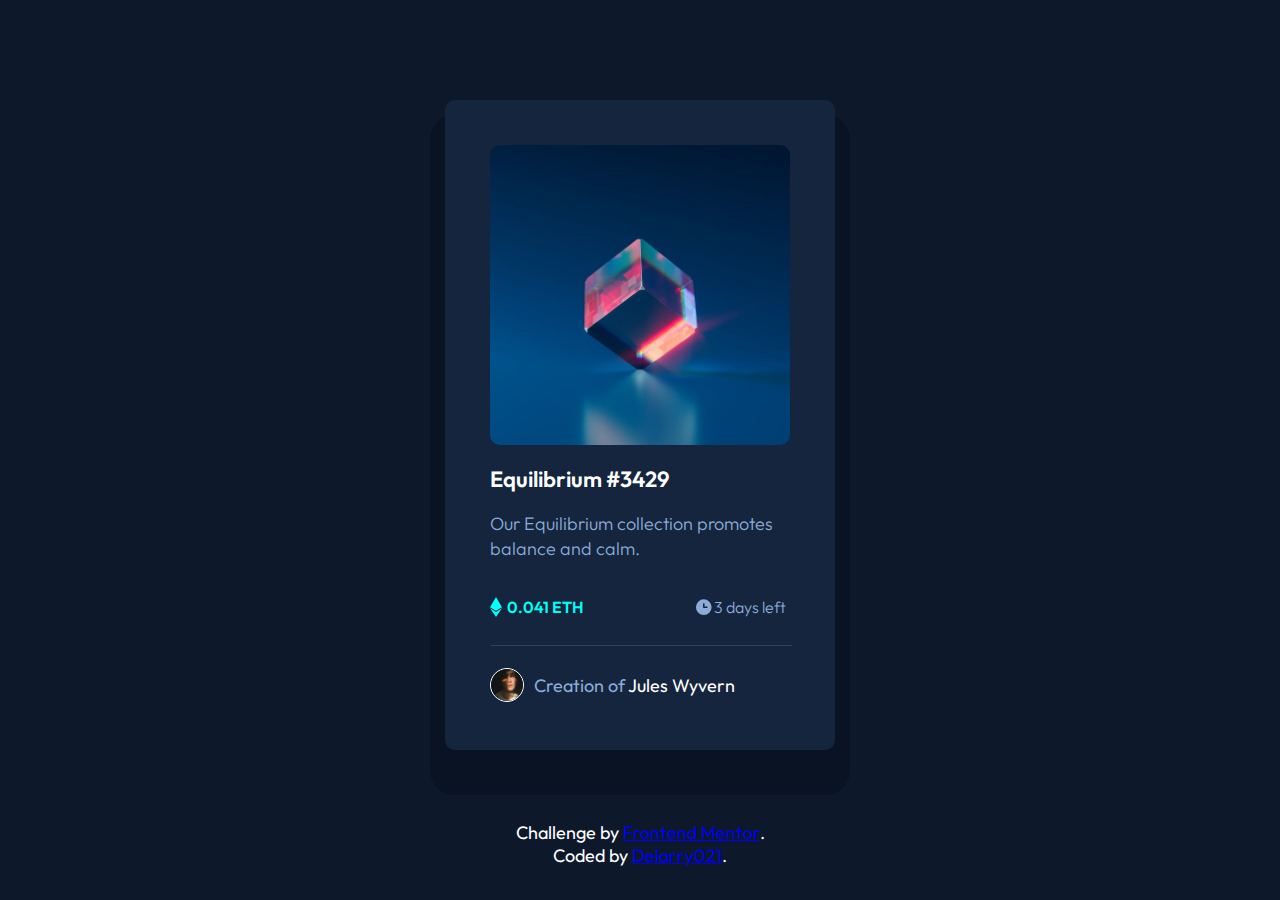
<file: nft-preview-card-component-main/index.html>
<!DOCTYPE html>
<html lang="en">
<head>
  <meta charset="UTF-8">
  <meta name="viewport" content="width=device-width, initial-scale=1.0>

  <link rel="stylesheet" href="reset.css">
  <link rel="stylesheet" href="style.css">
  <link rel="icon" type="image/png" sizes="32x32" href="./images/favicon-32x32.png">
  
  <title>Frontend Mentor | NFT preview card component</title>
</head>
<body>
    <div class="conteudo">
      <div class="container">
         <div class="nftoverlay">
          <img src="images/icon-view.svg" alt="">
         </div>
        <img class="nft" src="images/image-equilibrium.jpg" alt="">
        <h1>Equilibrium #3429</h1>
        <p>Our Equilibrium collection promotes<br>balance and calm.</p>
        <div class="figure">
            <img src="images/icon-ethereum.svg" alt="">
            <p id="valor">0.041 ETH</p>
            <img id="tempo" src="images/icon-clock.svg" alt="">
            <p id="tempo">3 days left</p>
        </div>
        <hr>
        <div class="creator">
          <img src="images/image-avatar.png" alt="">
          <p>Creation of <span>Jules Wyvern</span></p>
        </div>
      </div>
    
      <div class="attribution">
        Challenge by <a href="https://www.frontendmentor.io?ref=challenge" target="_blank">Frontend Mentor</a>. 
        Coded by <a href="#">Delarry021</a>.
      </div>
    </div>
</body>
</html>
</file>
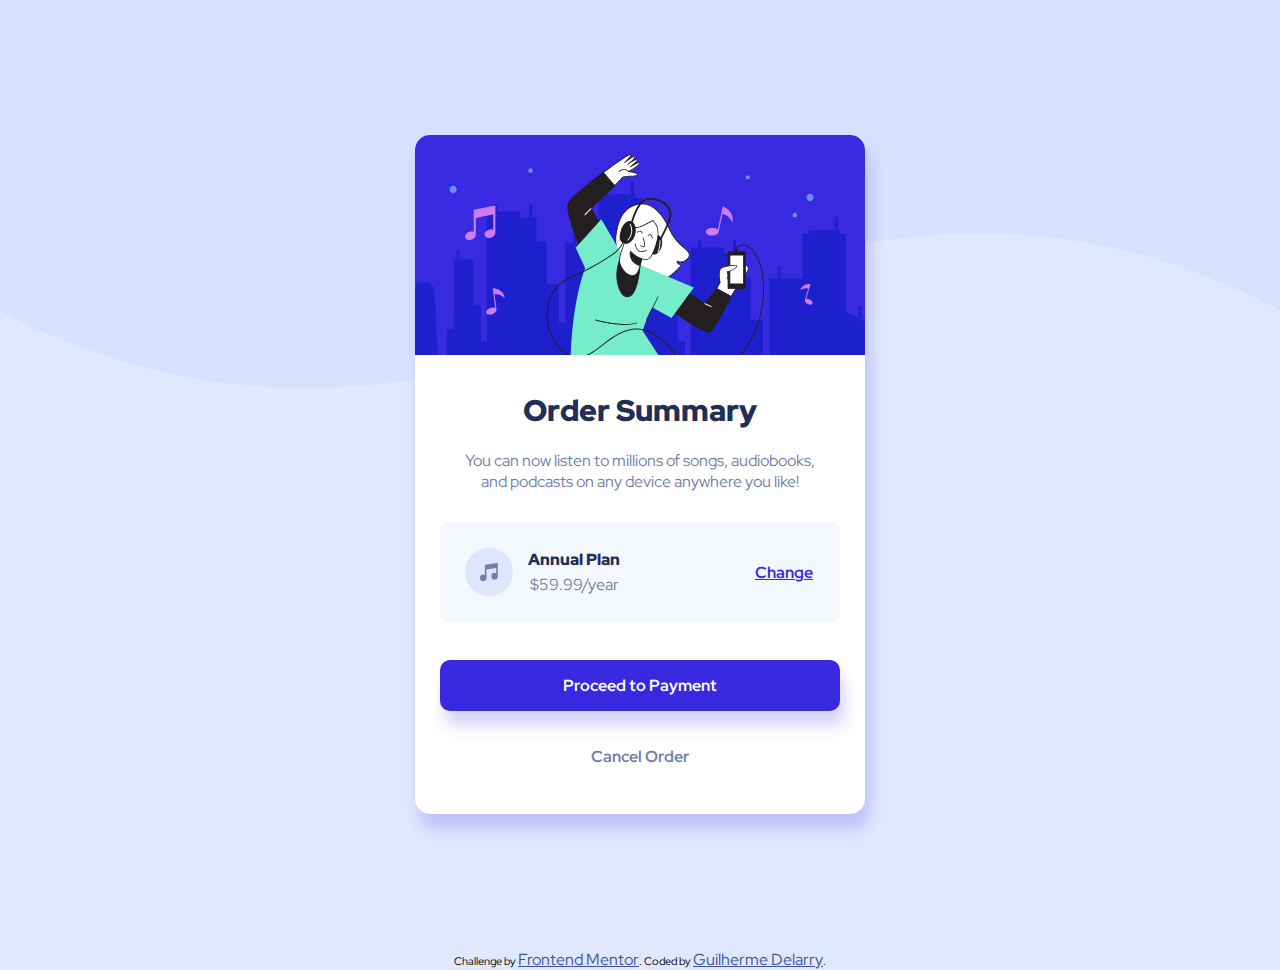
<file: order-summary-component-main/index.html>
<!DOCTYPE html>
<html lang="en">
<head>
  <meta charset="UTF-8">
  <meta name="viewport" content="width=device-width, initial-scale=1.0"> <!-- displays site properly based on user's device -->

  <link rel="stylesheet" href="style.css">
  <link rel="icon" type="image/png" sizes="32x32" href="./images/favicon-32x32.png">
  
  <title>Frontend Mentor | Order summary card</title>

  <!-- Feel free to remove these styles or customise in your own stylesheet 👍 -->
  <style>
    .attribution { font-size: 11px; text-align: center; }
    .attribution a { color: hsl(228, 45%, 44%); }
  </style>
</head>
<body>

  <div class="container">
    <div class="imagem">
      <img src="images/illustration-hero.svg" alt="">
    </div>
    <div class="conteudo">
      <h1>Order Summary</h1>
      <p>You can now listen to millions of songs, audiobooks, and podcasts on any device anywhere you like!</p>
    </div>

      <div class="plano">
        <img src="images/icon-music.svg" alt="">
        <div class="tipo-plano">
          <h1>Annual Plan</h1>
          <p>$59.99/year</p>
        </div>
        <a href="/">Change</a>
      </div>
      <div class="pagamento">
        <input type="button" id="pagar" value="Proceed to Payment">
        <input type="button" id="cancelar" value="Cancel Order">
      </div>
  </div>
  
  <div class="attribution">
    Challenge by <a href="https://www.frontendmentor.io?ref=challenge" target="_blank">Frontend Mentor</a>. 
    Coded by <a href="#">Guilherme Delarry</a>.
  </div>
</body>
</html>
</file>
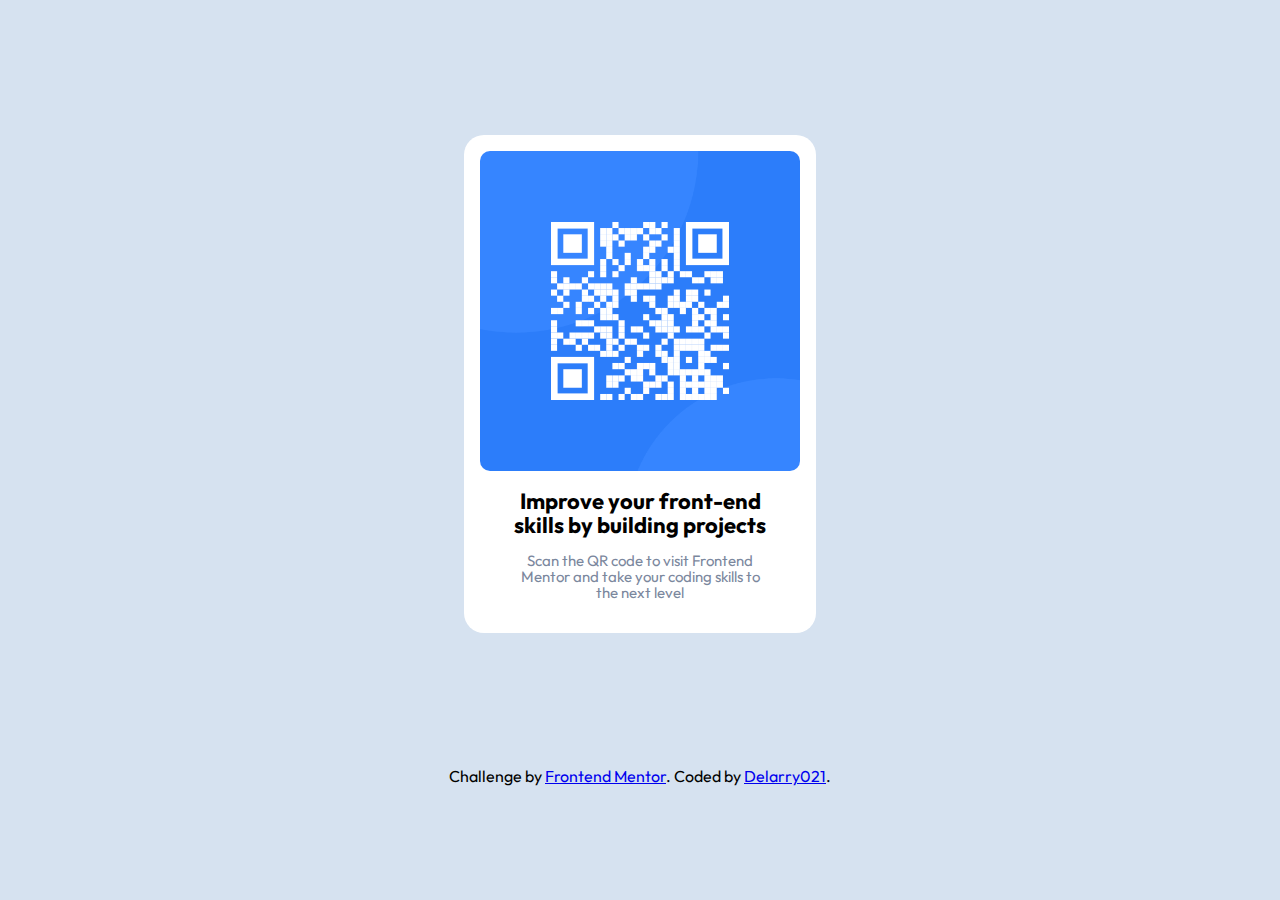
<file: qr-code-component-main/index.html>
<!DOCTYPE html>
<html lang="en">
<head>
  <meta charset="UTF-8">
  <meta name="viewport" content="width=device-width, initial-scale=1.0">

  <link rel="stylesheet" href="reset.css">
  <link rel="stylesheet" href="style.css">
  <link rel="icon" type="image/png" sizes="32x32" href="./images/favicon-32x32.png">
  
  <title>Frontend Mentor | QR code component</title>
</head>
<body>

  <main class="context">
    <section class="qrCode">
      <img class="qr" src="images/image-qr-code.png" alt="">
      <h1>Improve your front-end<br>skills by building projects</h1>
      <p>Scan the QR code to visit Frontend<br>Mentor and take your coding skills to<br>the next level</p>
    </section>
  </main>
  
  <div class="attribution">
    Challenge by <a href="https://www.frontendmentor.io?ref=challenge" target="_blank">Frontend Mentor</a>. 
    Coded by <a href="#">Delarry021</a>.
  </div>
</body>
</html>
</file>
<file: nft-preview-card-component-main/style.css>
@import url('https://fonts.googleapis.com/css2?family=Outfit:wght@300;400;600&display=swap');

body {
    background-color: rgb(255, 255, 255);
    background-color: hsl(217, 54%, 11%);
    font-size: 18px;
    color: white;
    font-family: 'Outfit', sans-serif;
}

.conteudo {
    background-color: hsl(216, 50%, 16%);
    display: flex;
    flex-direction: column;

    margin: 100px auto;
    padding: 5vh;

    border-radius: 10px;
    box-shadow: 0 30px 0 15px hsla(219, 77%, 5%, 0.363);

    width: 300px;
    height: 560px;

    align-items: center;
    box-shadow: 0 30px 0 15px hsla(219, 77%, 5%, 0.363);
}

.nft {
    height: 300px;
    border-radius: 10px;
}

.nftoverlay {
    opacity: 0%;
    transition-duration: 200ms;
    background-color: rgba(0, 255, 255, 0.521);
    height: 300px;
    width: 300px;
    border-radius: 10px;
    position: absolute;
    cursor: pointer;
}

.nftoverlay img {
    position: absolute;
    height: 50px;
    top: 125px;
    left: 125px;
}

.container h1 {
    font-size: 22px;
    font-weight: 600;
    cursor: pointer;
}

.container p {
    white-space: nowrap;
    font-weight: 300;
    color: hsl(215, 51%, 70%);
    line-height: 25px;
}

.figure {
    white-space: nowrap;
    display: inline-flex;
    font-size: 16px;
}

.figure img {
    height: 20px;
    align-self: center;
}

#valor {
    color: hsl(178, 100%, 50%);
    font-weight: 600;
    margin-left:5px;
}

#tempo {
    position: relative;
    left: 110px;
}

hr {
    width: 100%;
    border-top: 0;
    border-color: hsl(215, 32%, 27%);
}

.creator {
    display: inline-flex;
    align-items: center;
}

.creator img {
    height: 32px;
    border-style: solid;
    border-color: white;
    border-width: 1.8px;
    border-radius: 100%;
}

.creator p {
    font-weight: 400;
    margin-left: 10px;
}

.creator span {
    color: white;
    cursor: pointer;
    font-weight: 400;
}

.attribution {
    position: relative;
    text-align: center;
    top: 105px;
}

/* HOVERS */

.nftoverlay:hover {
    opacity: 100;
}

.container h1:hover {
    color: hsl(178, 100%, 50%);
}

.creator span:hover {
    color: hsl(178, 100%, 50%);
}

/* CELULAR */

@media screen and (max-width: 375px) {
    .conteudo{
        margin: 50px auto;
        width: 240px;
        height: 560px;
        padding: 3vh 7vh;
        box-shadow: none;
    }

    .attribution {
        top: 5%;
    }
}
</file>
<file: order-summary-component-main/style.css>
@import url('https://fonts.googleapis.com/css2?family=Red+Hat+Display:wght@500;700;900&display=swap');

*{
    margin: 0;
    padding: 0;
    box-sizing: border-box;
    font-family: 'Red Hat Display', sans-serif;
    font-size: 16px;
}

body {
    background-image: url(images/pattern-background-desktop.svg);
    background-attachment: fixed;
    background-size: 100%;
    background-repeat: no-repeat;
    background-color: hsl(225, 100%, 94%);
}

.container {
    background-color: white;
    box-shadow: 5px 15px 15px hsla(245, 75%, 52%, 0.199);
    max-width: min-content;
    border-radius: 15px;

    margin: 15vh auto;
    display: flex;
    flex-direction: column;
    gap: 30px;
    align-items: center;
    text-align: center;
    
}

.imagem img{
    border-radius: 15px 15px 0 0;
    max-width: 100%;
}

.conteudo {
    display: flex;
    flex-direction: column;
    align-items: center;
}

.conteudo h1 {
    position: relative;
    left: 0;
    font-size: 30px;
    font-weight: 900;
    color: hsl(223, 47%, 23%);
}

.conteudo p{
    padding-top: 20px;
    width: 80%;
    position: relative;
    left: 0rem;
    word-wrap: break-word;
}

.container p {
    color: hsl(224, 23%, 55%);
}

.plano {
    display: flex;
    flex-direction: row;
    justify-content: flex-start;
    align-items: center;
    flex-wrap: nowrap;
    white-space: nowrap;
    gap: 15px;
    width: 25rem;
    padding: 25px;
    margin: 0 25px;
    border-radius: 10px;
    background-color: hsl(225, 100%, 98%);
}

.plano h1 {
    font-weight: 900;
    color: hsl(223, 47%, 23%);
}

.plano a {
    position: relative;
    left: 7.5rem;
    font-weight: 700;
    color: hsl(245, 75%, 52%);
}

.plano a:hover {
    text-decoration: none;
    color: hsl(245, 62%, 63%);
}

.tipo-plano {
    line-height: 25px;
}

.pagamento {
    width: 25rem;
    margin: 0 25px;
    margin: 0.5em  auto 2em auto;
    gap: 20px;
    display: flex;
    flex-direction: column;
}

#pagar {
    background-color: hsl(245, 75%, 52%);
    font-weight: 700;
    color: white;
    padding: 15px;
    border-radius: 10px;
    border-style: none;
    cursor: pointer;
    box-shadow: 5px 15px 15px hsla(245, 75%, 52%, 0.199);
}

#pagar:hover {
    background-color: hsl(245, 62%, 63%);
}

#cancelar {
    cursor: pointer;
    border-style: none;
    background: none;
    padding: 15px;
    font-weight: 700;
    color: hsl(224, 23%, 55%);
}

#cancelar:hover {
    color: hsl(223, 47%, 23%);
}

@media screen and (max-width: 800px) {

    *{
        font-size: 14px;
    }

    .container {
        margin: 10vh auto;
    }

    .conteudo h1 {
        font-size: 22px;
    }

    .conteudo p {
        width: 75%;
    }

    .plano {
        width: 85%;
    }

    .plano img,h1,p {
        position: relative;
        right: 1rem;
    }

    .plano a {
        left: 1rem;
    }

    .pagamento {
        width: 85%;
    }

}
</file>
<file: qr-code-component-main/style.css>
@import url('https://fonts.googleapis.com/css2?family=Outfit:wght@400;700&display=swap');

    * {
        margin: 0;
        padding: 0;
        box-sizing: border-box;
    }

    body {
        font-family: 'Outfit', sans-serif;
        background-color: hsl(212, 45%, 89%);
    }

    p {
        font-size: 15px;
        color: hsl(220, 15%, 55%);
    }

    .context {
        padding: 1rem 1rem 2rem 1rem;
        margin: 15vh auto;
        border-radius: 20px;
        width: fit-content;
        background-color: white;
        display: flex;
        justify-content: center;
        text-align: center;
    }

    .context h1 {
        margin-top: 1rem;
        font-weight: 700;
        font-size: 22px;
        line-height: 1.5rem;
    }

    .context p {
        margin-top: 1rem;
        line-height: 1rem;
    }

    .qr {
        width: 20rem;
        border-radius: 10px;
    }

    .attribution {
        text-align: center;
    }

    @media (max-width: 600px){

        .context {
            margin: 13vh auto;
        }

        .qr {
            width: 18rem;
        }
    }
</file>
